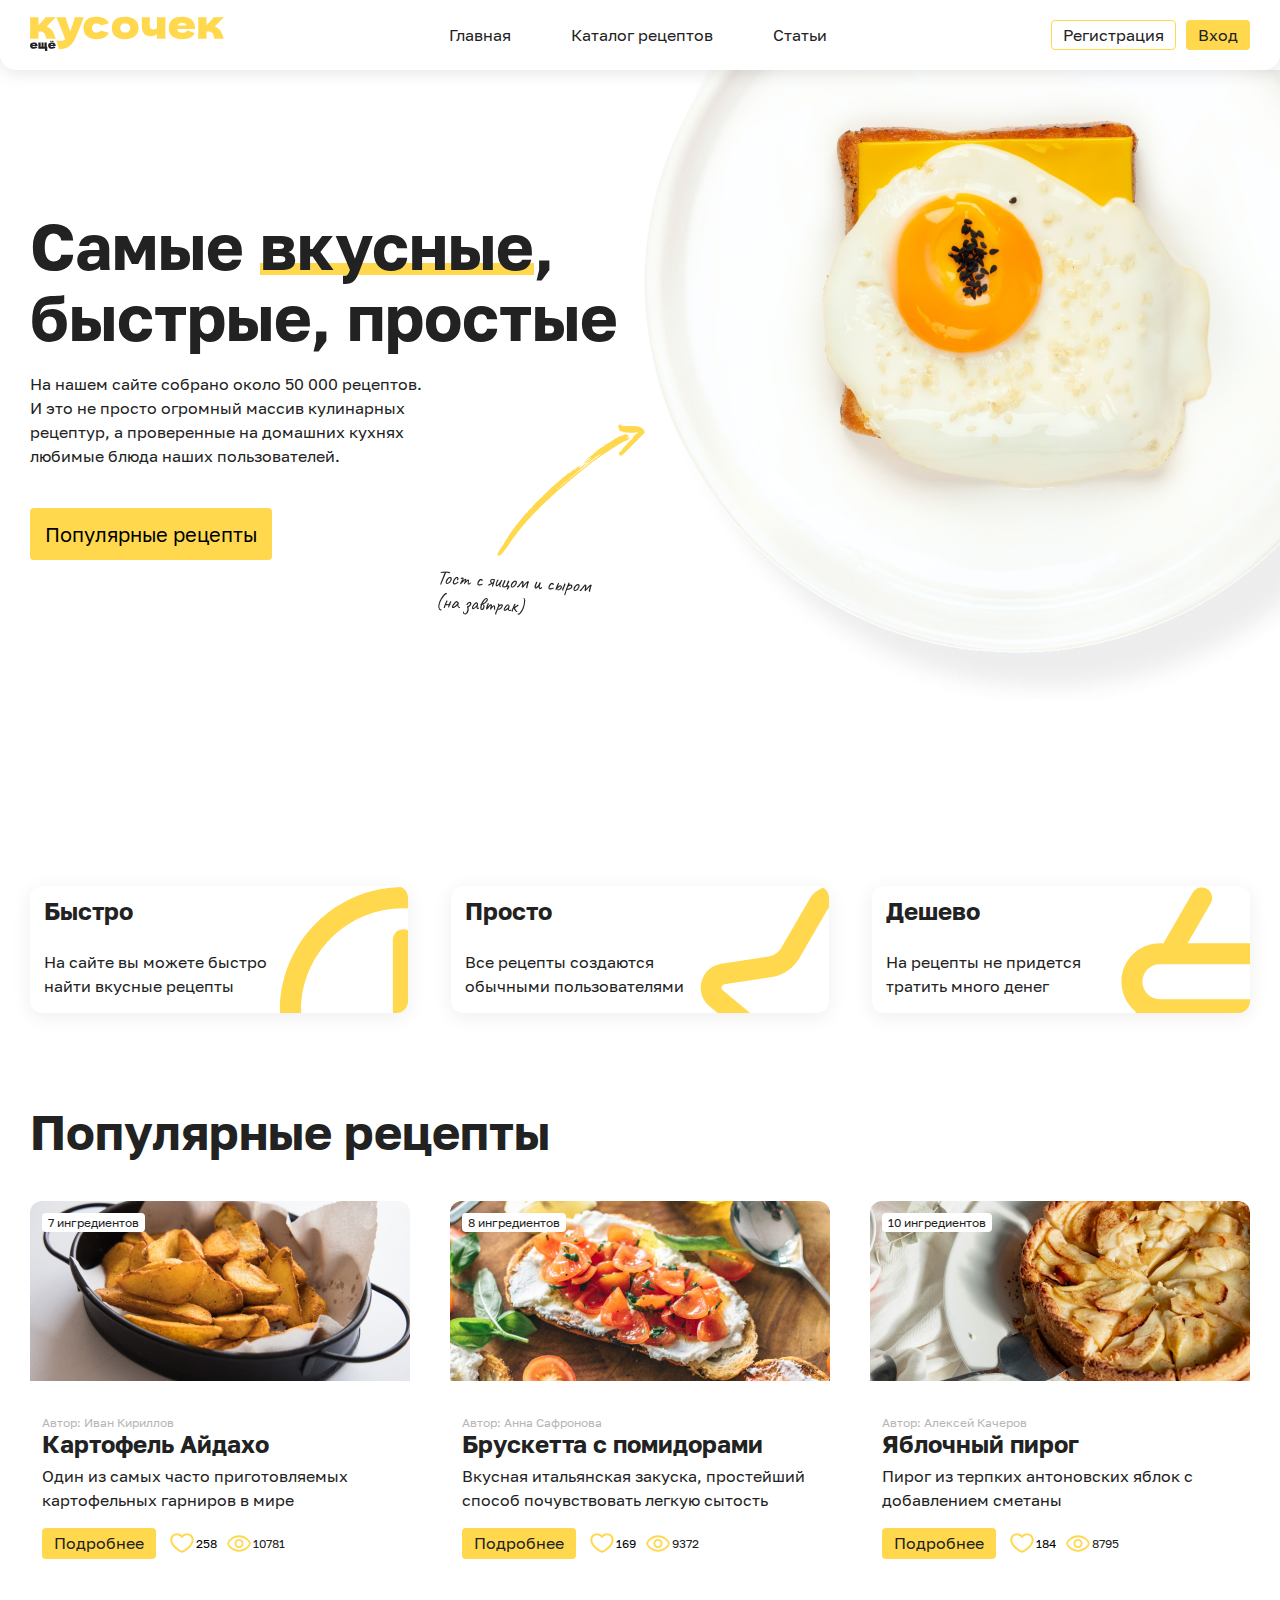
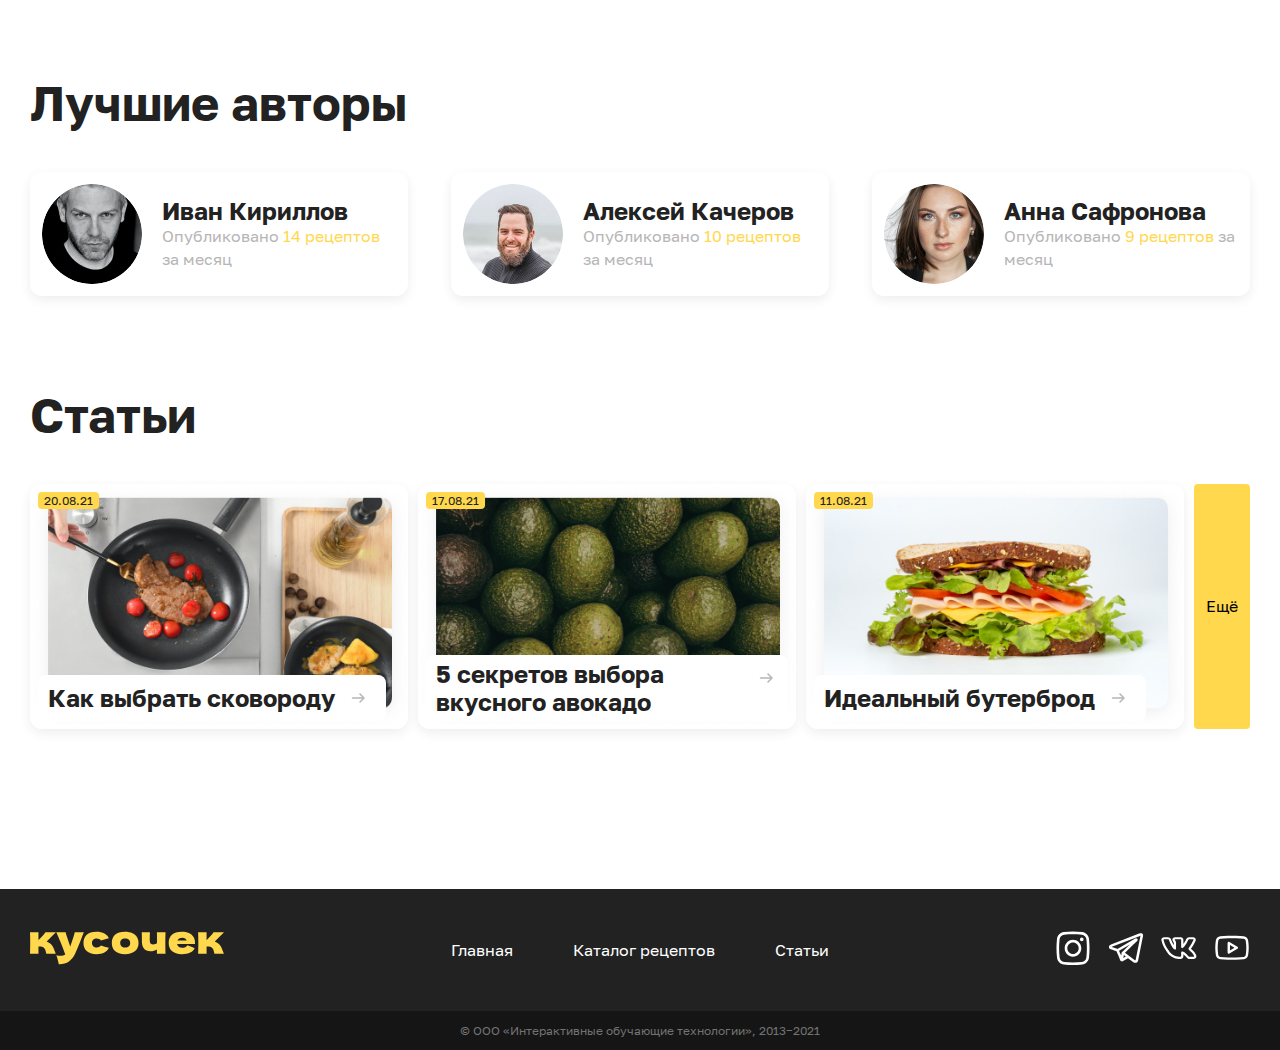
<file: index.html>
<!DOCTYPE html>
<html lang="ru">
<head>
    <meta charset="UTF-8">
    <meta http-equiv="X-UA-Compatible" content="IE=edge">
    <meta name="viewport" content="width=device-width, initial-scale=1.0">
    <title>Рецепты HTML Академия</title>
    <link rel="stylesheet" href="css/style.css">
</head>
<body>
    <header class="header">
        <div class="header__wrap container">
        <div class="header__logo">
            <a href="#" class="logo">
                <img src="images/footer/logo.svg" width="194" alt="logo">
              </a>
        </div>
        <div class="header__menu">
                <ul class="menu-list">
                  <li class="menu-item">
                    <a class="menu-link" href="#">Главная</a>
                  </li>
                  <li class="menu-item">
                    <a class="menu-link" href="catalog.html">Каталог рецептов</a>
                  </li>
                  <li class="menu-item">
                    <a class="menu-link" href="#">Статьи</a>
                  </li>
                </ul>
        </div>
        <div class="header__auth">
            <div class="auth">
                  <a href="#" class="btn btn--outline">Регистрация</a>
                  <a href="#" class="btn btn--primary">Вход</a>
            </div>
        </div>
    </div>
    </header>

    <main>
       <section class="main__hero">
        <div class="main__hero-wrap container">
        <div class="hero">
    <h1 class="hero__title"> Самые <span class="selected-text"> вкусные</span>, быстрые, простые</h1>
    <div class="hero__description">
        <p> На нашем сайте собрано около 50 000 рецептов. И это не просто огромный массив кулинарных рецептур, а проверенные на домашних кухнях любимые блюда наших пользователей.</p>
        <button class="hero__btn btn btn--primary btn--big">Популярные рецепты</button>
    </div>    
</div>
        </div>
</section> 
       <section class="my__features">
        <div class="container">
        <div class="features">
            <div class="features__item features__item--fast">
                <div class=" title-3 features__title">Быстро</div>
                <div class="features__description">
                    <p>На сайте вы можете быстро найти вкусные рецепты</p>
                </div>
            </div>
            <div class="features__item features__item--simple">  
                <div class=" title-3 features__title">Просто</div>
                <div class="features__description">
                    <p>Все рецепты создаются обычными пользователями</p>
                </div>
            </div>   
            <div class="features__item features__item--cheap">  
                <div class=" title-3 features__title">Дешево</div>
                <div class="features__description">
                    <p>На рецепты не придется тратить много денег</p>
                </div>
            </div>   
        </div>
    </div>
       </section>

       <section class="main__popular-recipies">
        <div class="container">
        <h2>Популярные рецепты</h2>
        <div class="popular-recipes">
            <div class="popular-recipes__item">
                <div class="popular-recipes__ingredients small-text">
                    7 ингредиентов
                </div>
                <div class="popular-recipes__image">
                    <img src="images/recipes/recept1.jpg" width="380" alt="Картофель Айдахо">
                </div>
                <div class="popular-recipes__info">
                <div class="popular-recipes__author small-text">
                         Автор: Иван Кириллов
                </div>
                <div class="popular-recipes__title">
                    <h3>Картофель Айдахо</h3>
                </div>
                <div class="popular-recipes__description">
                    <p>Один из самых часто приготовляемых картофельных гарниров в мире </p>
                </div>
                <div class="popular-recipes__actions">
                    <a href="#" class="btn btn--primary">Подробнее</a>
                <div class="popular-recipes__stats">
                    <button class="stats stats--likes small-text">258</button>
                    <span class="stats stats--views small-text">10781</span>
                </div>
            </div>
     </div>
 </div>
            <div class="popular-recipes__item">
                <div class="popular-recipes__ingredients small-text">
                    8 ингредиентов
                </div>
                <div class="popular-recipes__image">
                    <img src="images/recipes/recept2.jpg" alt="Брускетта с помидорами">
                </div>
                <div class="popular-recipes__info">
                <div class="popular-recipes__author small-text">
                    Автор: Анна Сафронова
                </div>
                <div class="popular-recipes__title">
                    <h3>Брускетта с помидорами</h3>
                </div>
                <div class="popular-recipes__description">
                    <p>Вкусная итальянская закуска, простейший способ почувствовать легкую сытость </p>
                </div>
                <div class="popular-recipes__actions">
                    <a href="#" class="btn btn--primary">Подробнее</a>
                <div class="popular-recipes__stats">
                    <button class="stats stats--likes small-text">169</button>
                    <span class="stats stats--views small-text">9372</span>
                </div>
            </div>
            </div>
        </div>
            <div class="popular-recipes__item">
                <div class="popular-recipes__ingredients small-text">
                    10 ингредиентов
                </div>
                <div class="popular-recipes__image">
                    <img src="images/recipes/recept 3.jpg" alt="Яблочный пирог">
                </div>
                <div class="popular-recipes__info">
                <div class="popular-recipes__author small-text">
                    Автор: Алексей Качеров
                </div>
                <div class="popular-recipes__title">
                    <h3>Яблочный пирог</h3>
                </div>
                <div class="popular-recipes__description">
                    <p>Пирог из терпких антоновских яблок 
                        с добавлением сметаны</p>
                </div>
                <div class="popular-recipes__actions">
                    <a href="#" class="btn btn--primary">Подробнее</a>
                <div class="popular-recipes__stats">
                    <button class="stats stats--likes small-text">184</button>
                    <span class="stats stats--views small-text">8795</span>
                </div>
            </div>
        </div>
    </div>
       </section>

       <section class="main__best-authors">
        <div class="container">
        <h2>Лучшие авторы</h2>
        <div class="best-authors">
            <div class="best-authors__item">
                <div class="best-authors__avatar">
                    <img src="images/autors/Kirillov.jpg" width="100" alt="Иван Кириллов">
                </div>
                <div class="best-authors__name">
                    <h3>Иван Кириллов</h3>
                </div>
                <div class="best-authors__info">
                    <p>Опубликовано <span class="text-primary"> 14 рецептов</span> за месяц</p>
                </div>
            </div>
            <div class="best-authors__item">
                <div class="best-authors__avatar">
                    <img src="images/autors/Kacherov.jpg" width="100" alt="Алексей Качеров">
                </div>
                <div class="best-authors__name">
                    <h3>Алексей Качеров</h3>
                </div>
                <div class="best-authors__info">
                    <p>Опубликовано <span class="text-primary"> 10 рецептов</span> за месяц</p>
                </div>
            </div>
            <div class="best-authors__item">
                <div class="best-authors__avatar">
                    <img src="images/autors/Safronova.jpg" width="100" alt="Анна Сафронова">
                </div>
                <div class="best-authors__name">
                    <h3>Анна Сафронова</h3>
                </div>
                <div class="best-authors__info">
                    <p>Опубликовано <span class="text-primary"> 9 рецептов</span> за месяц</p>
                </div>
            </div>
        </div>
        </div>
       </section>

       <section class="main__articles">
        <div class="container">
        <h2>Статьи</h2>
        <div class="articles">
            <div class="articles__item">
                <div class="articles__date small-text">
                    20.08.21
                </div>
                <div class="articles__image">
                    <img src="images/articles/pan.jpg" width="380" alt="Как выбрать сковороду">
                </div>
                <div class="articles__title">
                    <span class="title-3">Как выбрать сковороду</span>
                </div>
            </div>
            <div class="articles__item">
                <div class="articles__date small-text">
                    17.08.21
                </div>
                <div class="articles__image">
                    <img src="images/articles/avocado.jpg" width="380" alt="5 секретов выбора вкусного авокадо">
                </div>
                <div class="articles__title">
                    <span class="title-3">5 секретов выбора вкусного авокадо</span>
                </div>
            </div>
            <div class="articles__item">
                <div class="articles__date small-text">
                    11.08.21
                </div>
                <div class="articles__image">
                    <img src="images/articles/buter.jpg" width="380" alt="Идеальный бутерброд">
                </div>
                <div class="articles__title">
                    <span class="title-3">Идеальный бутерброд</span>
                </div>
        </div>
        <button class="btn btn--primary">Ещё</button>
        </div>
        </div>
       </section>
    </main>

    <footer>
        <div class="footer-top">
            <div class="footer-top__wrap container">
                <div class="footer__logo">
                    <a>
                    <img src="images/footer/logo.svg" width="194" alt="Логотип"></a>
                </div>
                <div class="footer__menu">
                    <ul class="menu-list">
                        <li class="menu-item"><a href="#" class="menu-link">Главная</a></li>
                        <li class="menu-item"><a href="#" class="menu-link">Каталог рецептов</a></li>
                        <li class="menu-item"><a href="#" class="menu-link">Статьи</a></li>
                    </ul>
                </div>
                <div class="footer__socials">
                    <a href="#" class="socials__link">
                        <img src="images/footer/insta.svg" width="36" alt="instagram">
                    </a>
                    <a href="#" class="socials__link">
                        <img src="images/footer/telegram.svg" width="36" alt="telegram">
                    </a>
                    <a href="#" class="socials__link">
                        <img src="images/footer/vk.svg" width="36" alt="vk">
                    </a>
                    <a href="#" class="socials__link">
                        <img src="images/footer/youtube.svg" width="36" alt="youtube">
                    </a>
                </div>
        </div>
        </div>
                <div class="footer__bottom">
                    <div class="container">
                    <p class="small-text">© ООО «Интерактивные обучающие технологии», 2013−2021</p>
                </div>
                </div>
    </footer>
</body>
</html>
</file>
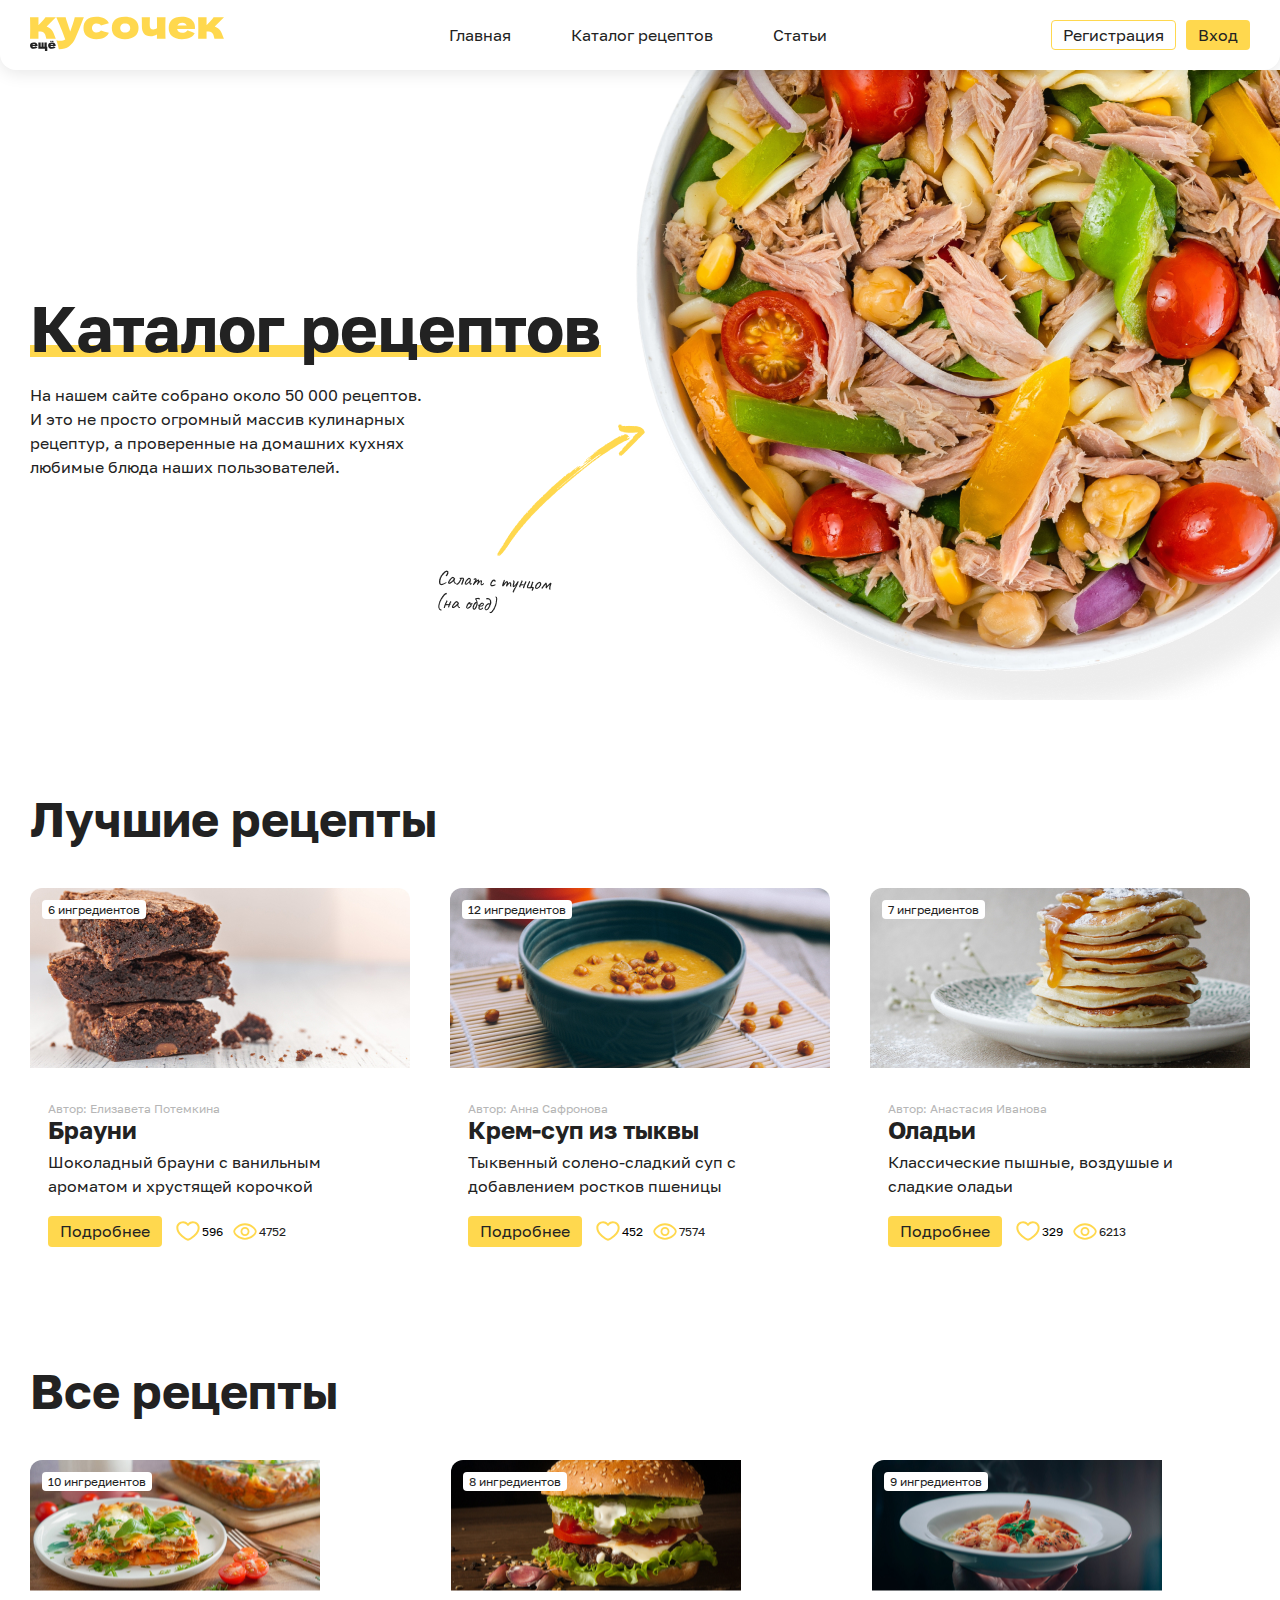
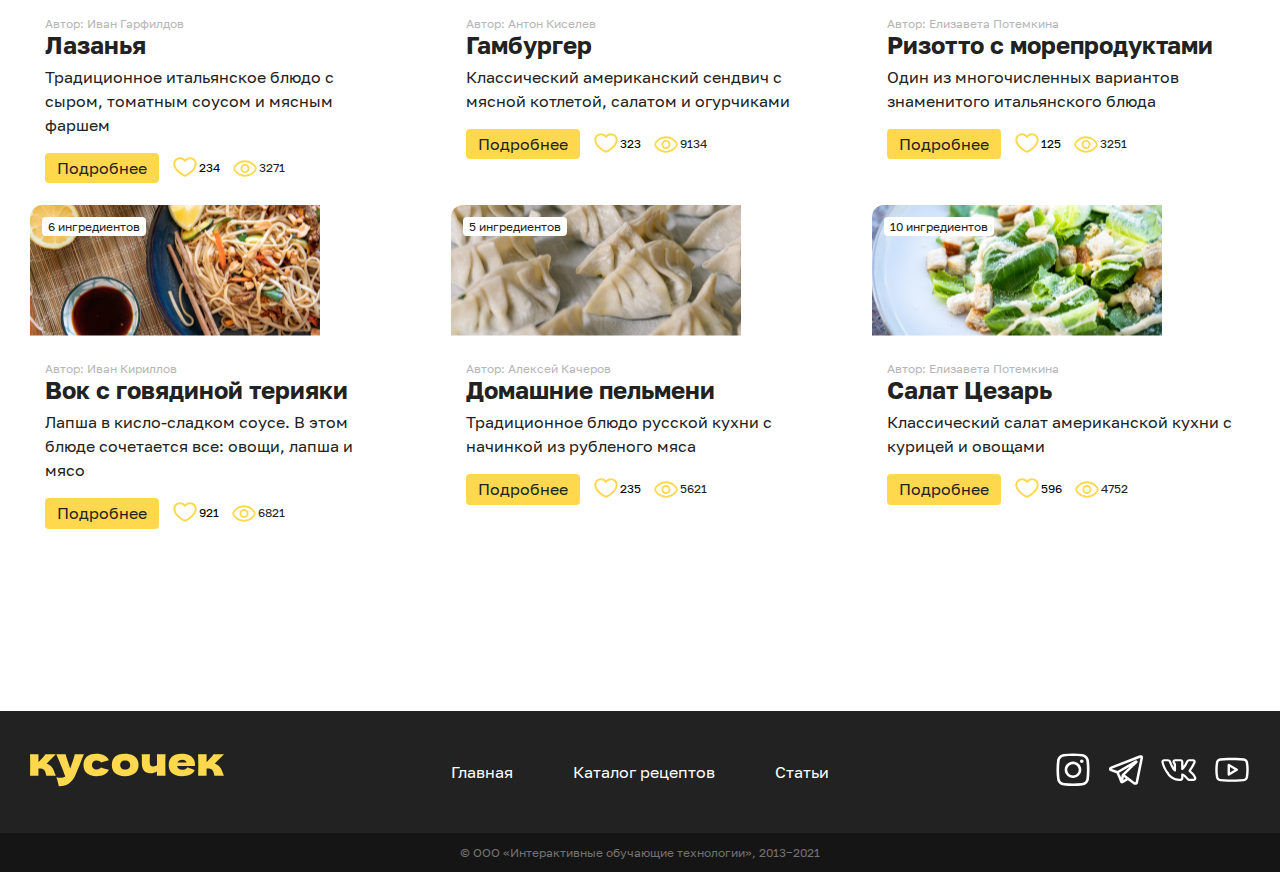
<file: catalog.html>
<!DOCTYPE html>
<html lang="ru">
<head>
    <meta charset="UTF-8">
    <meta http-equiv="X-UA-Compatible" content="IE=edge">
    <meta name="viewport" content="width=device-width, initial-scale=1.0">
    <title>Рецепты HTML Академия</title>
    <link rel="stylesheet" href="css/style.css">
</head>
<body>
    <header class="header">
        <div class="header__wrap container">
        <div class="header__logo">
            <a href="#" class="logo">
                <img src="images/footer/logo.svg" width="194" alt="logo">
              </a>
        </div>
        <div class="header__menu">
                <ul class="menu-list">
                  <li class="menu-item">
                    <a class="menu-link" href="#">Главная</a>
                  </li>
                  <li class="menu-item">
                    <a class="menu-link" href="catalog.html">Каталог рецептов</a>
                  </li>
                  <li class="menu-item">
                    <a class="menu-link" href="#">Статьи</a>
                  </li>
                </ul>
        </div>
        <div class="header__auth">
            <div class="auth">
                  <a href="#" class="btn btn--outline">Регистрация</a>
                  <a href="#" class="btn btn--primary">Вход</a>
            </div>
        </div>
    </div>
    </header>

    <main>
       <section class="main--catalog__hero">
        <div class="main--catalog__hero-wrap container">
        <div class="hero">
    <h1 class="hero__title"><span class="selected-text">Каталог рецептов</span></h1>
    <div class="hero__description">
        <p> На нашем сайте собрано около 50 000 рецептов. И это не просто огромный массив кулинарных рецептур, а проверенные на домашних кухнях любимые блюда наших пользователей.</p>
        
    </div>    
</div>
        </div>
</section> 
      
       <section class="main--catalog__best-recipies">
        <div class="container">
        <h2>Лучшие рецепты</h2>
        <div class="best-recipes">
            <div class="best-recipes__item">
                <div class="best-recipes__ingredients small-text">
                    6 ингредиентов
                </div>
                <div class="best-recipes__image">
                    <img src="images/brauni.jpg" width="380" alt="Брауни">
                </div>
                <div class="best-recipes__info">
                <div class="best-recipes__author small-text">
                    Автор: Елизавета Потемкина
                </div>
                <div class="best-recipes__title">
                    <h3>Брауни</h3>
                </div>
                <div class="best-recipes__description">
                    <p>Шоколадный брауни с ванильным ароматом и хрустящей корочкой </p>
                </div>
                <div class="best-recipes__actions">
                    <a href="#" class="btn btn--primary">Подробнее</a>
                <div class="best-recipes__stats">
                    <button class="stats stats--likes small-text">596</button>
                    <span class="stats stats--views small-text">4752</span>
                </div>
            </div>
     </div>
 </div>
            <div class="best-recipes__item">
                <div class="best-recipes__ingredients small-text">
                    12 ингредиентов
                </div>
                <div class="best-recipes__image">
                    <img src="images/crem-supe.jpg" alt="Крем-суп из тыквы">
                </div>
                <div class="best-recipes__info">
                <div class="best-recipes__author small-text">
                    Автор: Анна Сафронова
                </div>
                <div class="best-recipes__title">
                    <h3>Крем-суп из тыквы</h3>
                </div>
                <div class="best-recipes__description">
                    <p>Тыквенный солено-сладкий суп 
                        с добавлением ростков пшеницы </p>
                </div>
                <div class="best-recipes__actions">
                    <a href="#" class="btn btn--primary">Подробнее</a>
                <div class="best-recipes__stats">
                    <button class="stats stats--likes small-text">452</button>
                    <span class="stats stats--views small-text">7574</span>
                </div>
            </div>
            </div>
        </div>
            <div class="best-recipes__item">
                <div class="best-recipes__ingredients small-text">
                    7 ингредиентов
                </div>
                <div class="best-recipes__image">
                    <img src="images/oladii.jpg" alt="Оладьи">
                </div>
                <div class="best-recipes__info">
                <div class="best-recipes__author small-text">
                    Автор: Анастасия Иванова
                </div>
                <div class="best-recipes__title">
                    <h3>Оладьи</h3>
                </div>
                <div class="best-recipes__description">
                    <p>Классические пышные, воздушые 
                        и сладкие оладьи</p>
                </div>
                <div class="best-recipes__actions">
                    <a href="#" class="btn btn--primary">Подробнее</a>
                <div class="best-recipes__stats">
                    <button class="stats stats--likes small-text">329</button>
                    <span class="stats stats--views small-text">6213</span>
                </div>
            </div>
        </div>
    </div>
       </section>

       <section class="main--catalog__all-recipies">
        <div class="container">
        <h2>Все рецепты</h2>
        <div class="all-recipes">
            <div class="all-recipes__item">
                <div class="all-recipes__ingredients small-text">
                    10 ингредиентов
                </div>
                <div class="all-recipes__image">
                    <img src="images/lasaniya.jpg" width="290" alt="Лазанья">
                </div>
                <div class="all-recipes__info">
                <div class="all-recipes__author small-text">
                    Автор: Иван Гарфилдов
                </div>
                <div class="all-recipes__title">
                    <h3>Лазанья</h3>
                </div>
                <div class="all-recipes__description">
                    <p>Традиционное итальянское блюдо с сыром, томатным соусом и мясным фаршем </p>
                </div>
                <div class="all-recipes__actions">
                    <a href="#" class="btn btn--primary">Подробнее</a>
                <div class="all-recipes__stats">
                    <button class="stats stats--likes small-text">234</button>
                    <span class="stats stats--views small-text">3271</span>
                </div>
            </div>
     </div>
 </div>
 <div class="all-recipes__item">
    <div class="all-recipes__ingredients small-text">
        8 ингредиентов
    </div>
    <div class="all-recipes__image">
        <img src="images/gamburger.jpg" width="290" alt="Гамбургер">
    </div>
    <div class="all-recipes__info">
    <div class="all-recipes__author small-text">
        Автор: Антон Киселев
    </div>
    <div class="all-recipes__title">
        <h3>Гамбургер</h3>
    </div>
    <div class="all-recipes__description">
        <p>Классический американский сендвич с мясной котлетой, салатом и огурчиками</p>
    </div>
    <div class="all-recipes__actions">
        <a href="#" class="btn btn--primary">Подробнее</a>
    <div class="all-recipes__stats">
        <button class="stats stats--likes small-text">323</button>
        <span class="stats stats--views small-text">9134</span>
    </div>
</div>
</div>
</div>
            <div class="all-recipes__item">
                <div class="all-recipes__ingredients small-text">
                    9 ингредиентов
                </div>
                <div class="all-recipes__image">
                    <img src="images/rizotto.jpg" width="290" alt="Ризотто с морепродуктами">
                </div>
                <div class="all-recipes__info">
                <div class="all-recipes__author small-text">
                    Автор: Елизавета Потемкина
                </div>
                <div class="all-recipes__title">
                    <h3>Ризотто 
                        с морепродуктами</h3>
                </div>
                <div class="all-recipes__description">
                    <p>Один из многочисленных вариантов знаменитого итальянского блюда </p>
                </div>
                <div class="all-recipes__actions">
                    <a href="#" class="btn btn--primary">Подробнее</a>
                <div class="all-recipes__stats">
                    <button class="stats stats--likes small-text">125</button>
                    <span class="stats stats--views small-text">3251</span>
                </div>
            </div>
            </div>
        </div>
            <div class="all-recipes__item">
                <div class="all-recipes__ingredients small-text">
                    6 ингредиентов
                </div>
                <div class="all-recipes__image">
                    <img src="images/voc s govjadinoi.jpg" width="290" alt="Вок с говядиной терияки">
                </div>
                <div class="all-recipes__info">
                <div class="all-recipes__author small-text">
                    Автор: Иван Кириллов
                </div>
                <div class="all-recipes__title">
                    <h3>Вок с говядиной терияки</h3>
                </div>
                <div class="all-recipes__description">
                    <p>Лапша в кисло-сладком соусе. 
                        В этом блюде сочетается все: овощи, лапша и мясо</p>
                </div>
                <div class="all-recipes__actions">
                    <a href="#" class="btn btn--primary">Подробнее</a>
                <div class="all-recipes__stats">
                    <button class="stats stats--likes small-text">921</button>
                    <span class="stats stats--views small-text">6821</span>
                </div>
                </div>
                </div>
            </div>
                <div class="all-recipes__item">
                    <div class="all-recipes__ingredients small-text">
                        5 ингредиентов
                    </div>
                    <div class="all-recipes__image">
                        <img src="images/pelmeni.jpg" width="290" alt="Домашние пельмени">
                    </div>
                    <div class="all-recipes__info">
                    <div class="all-recipes__author small-text">
                        Автор: Алексей Качеров
                    </div>
                    <div class="all-recipes__title">
                        <h3>Домашние пельмени</h3>
                    </div>
                    <div class="all-recipes__description">
                        <p>Традиционное блюдо русской кухни с начинкой из рубленого мяса </p>
                    </div>
                    <div class="all-recipes__actions">
                        <a href="#" class="btn btn--primary">Подробнее</a>
                    <div class="all-recipes__stats">
                        <button class="stats stats--likes small-text">235</button>
                        <span class="stats stats--views small-text">5621</span>
                    </div>
                </div>
         </div>
     </div>
                <div class="all-recipes__item">
                    <div class="all-recipes__ingredients small-text">
                        10 ингредиентов
                    </div>
                    <div class="all-recipes__image">
                        <img src="images/cezar salat.jpg" width="290" alt="Салат Цезарь">
                    </div>
                    <div class="all-recipes__info">
                    <div class="all-recipes__author small-text">
                        Автор: Елизавета Потемкина
                    </div>
                    <div class="all-recipes__title">
                        <h3>Салат Цезарь</h3>
                    </div>
                    <div class="all-recipes__description">
                        <p>Классический салат американской кухни с курицей и овощами </p>
                    </div>
                    <div class="all-recipes__actions">
                        <a href="#" class="btn btn--primary">Подробнее</a>
                    <div class="all-recipes__stats">
                        <button class="stats stats--likes small-text">596</button>
                        <span class="stats stats--views small-text">4752</span>
                    </div>
                </div>
                </div>
            </div>
       </section>

     

      
    </main>

    <footer>
        <div class="footer-top">
            <div class="footer-top__wrap container">
                <div class="footer__logo">
                    <a>
                    <img src="images/footer/logo.svg" width="194" alt="Логотип"></a>
                </div>
                <div class="footer__menu">
                    <ul class="menu-list">
                        <li class="menu-item"><a href="#" class="menu-link">Главная</a></li>
                        <li class="menu-item"><a href="#" class="menu-link">Каталог рецептов</a></li>
                        <li class="menu-item"><a href="#" class="menu-link">Статьи</a></li>
                    </ul>
                </div>
                <div class="footer__socials">
                    <a href="#" class="socials__link">
                        <img src="images/footer/insta.svg" width="36" alt="instagram">
                    </a>
                    <a href="#" class="socials__link">
                        <img src="images/footer/telegram.svg" width="36" alt="telegram">
                    </a>
                    <a href="#" class="socials__link">
                        <img src="images/footer/vk.svg" width="36" alt="vk">
                    </a>
                    <a href="#" class="socials__link">
                        <img src="images/footer/youtube.svg" width="36" alt="youtube">
                    </a>
                </div>
        </div>
        </div>
                <div class="footer__bottom">
                    <div class="container">
                    <p class="small-text">© ООО «Интерактивные обучающие технологии», 2013−2021</p>
                </div>
                </div>
    </footer>
</body>
</html>
</file>
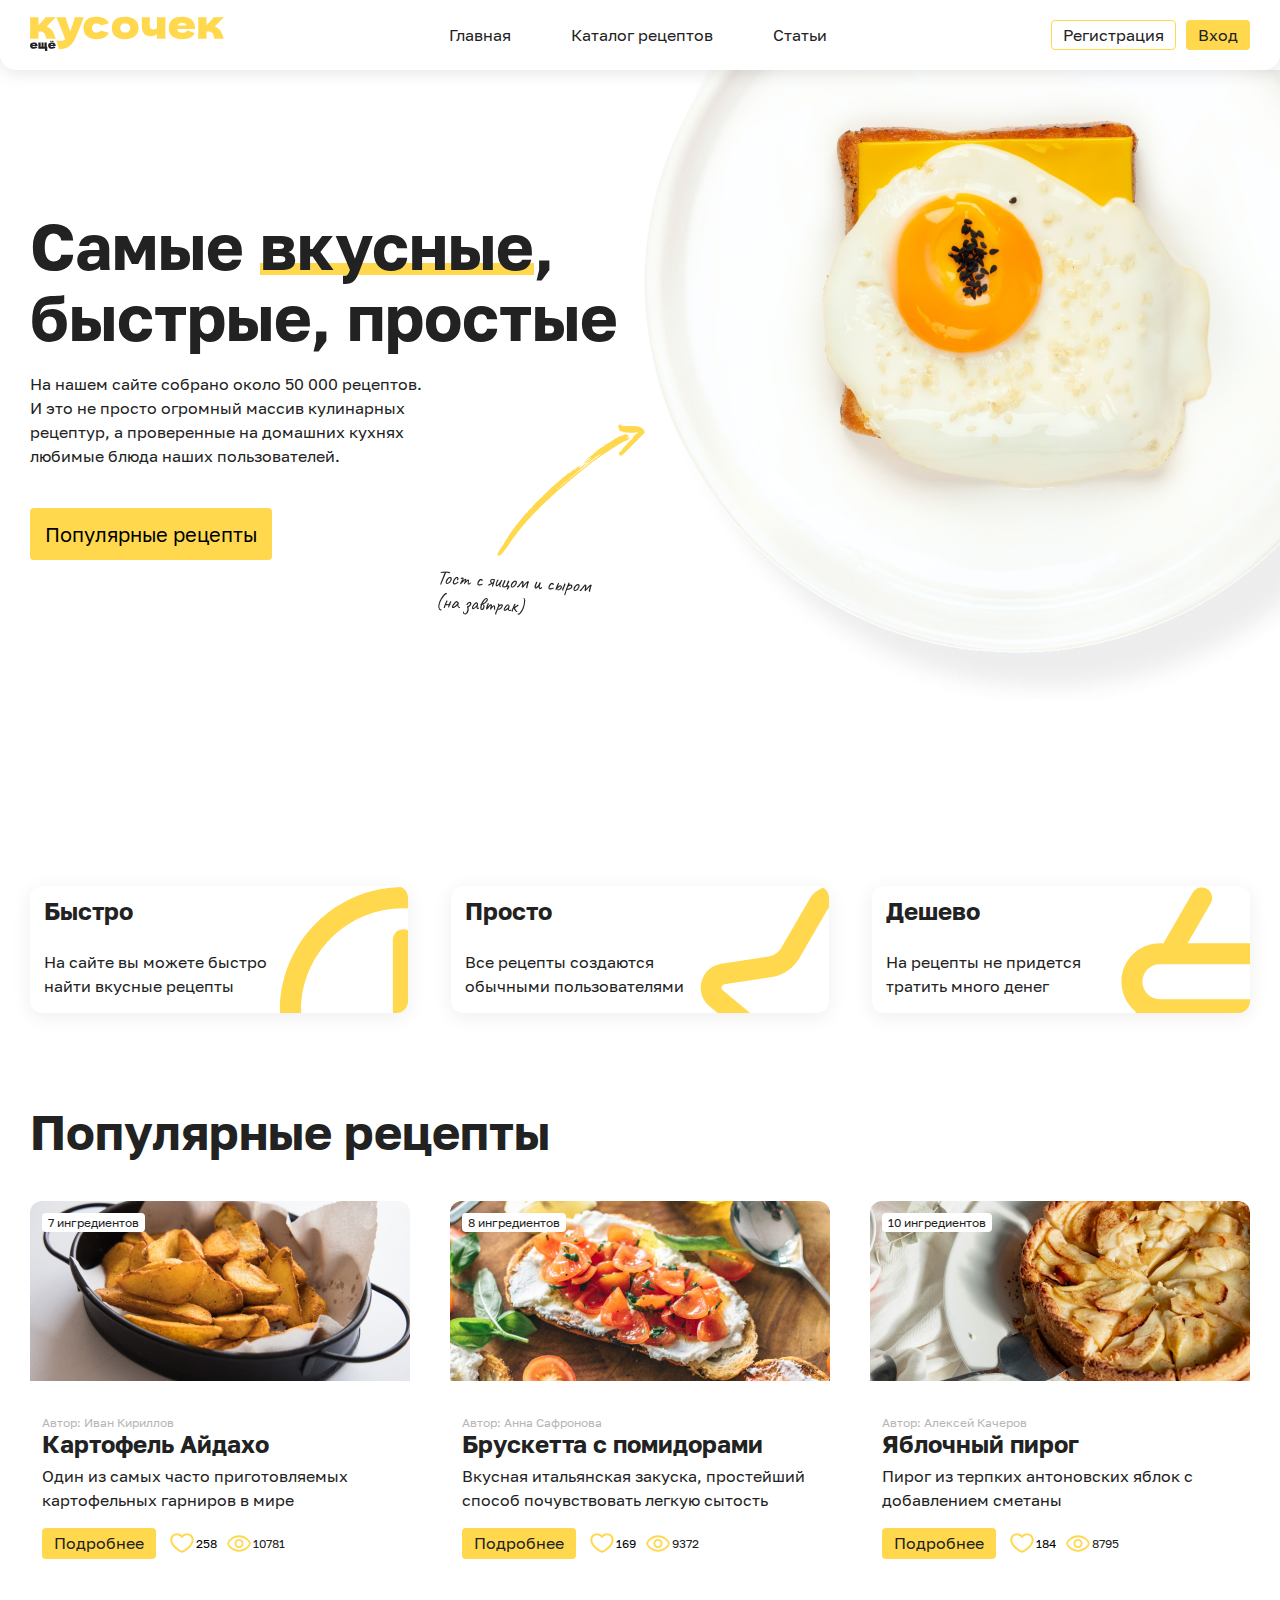
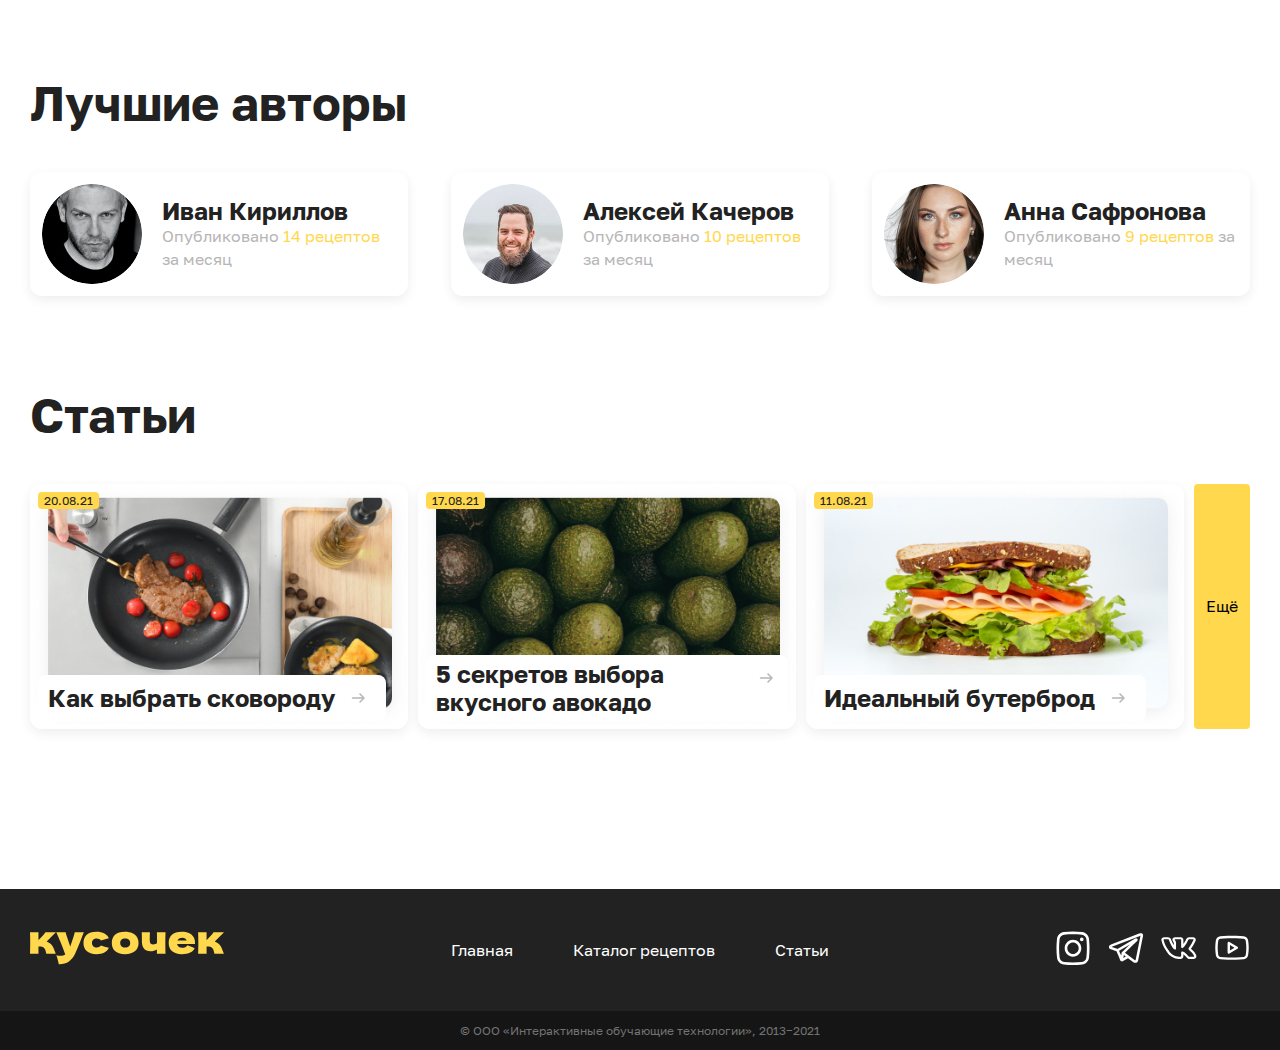
<file: main.html>
<!DOCTYPE html>
<html lang="ru">
<head>
    <meta charset="UTF-8">
    <meta http-equiv="X-UA-Compatible" content="IE=edge">
    <meta name="viewport" content="width=device-width, initial-scale=1.0">
    <title>Рецепты HTML Академия</title>
    <link rel="stylesheet" href="css/style.css">
</head>
<body>
    <header class="header">
        <div class="header__wrap container">
        <div class="header__logo">
            <a href="#" class="logo">
                <img src="images/footer/logo.svg" width="194" alt="logo">
              </a>
        </div>
        <div class="header__menu">
                <ul class="menu-list">
                  <li class="menu-item">
                    <a class="menu-link" href="#">Главная</a>
                  </li>
                  <li class="menu-item">
                    <a class="menu-link" href="#">Каталог рецептов</a>
                  </li>
                  <li class="menu-item">
                    <a class="menu-link" href="#">Статьи</a>
                  </li>
                </ul>
        </div>
        <div class="header__auth">
            <div class="auth">
                  <a href="#" class="btn btn--outline">Регистрация</a>
                  <a href="#" class="btn btn--primary">Вход</a>
            </div>
        </div>
    </div>
    </header>

    <main>
       <section class="main__hero">
        <div class="main__hero-wrap container">
        <div class="hero">
    <h1 class="hero__title"> Самые <span class="selected-text"> вкусные</span>, быстрые, простые</h1>
    <div class="hero__description">
        <p> На нашем сайте собрано около 50 000 рецептов. И это не просто огромный массив кулинарных рецептур, а проверенные на домашних кухнях любимые блюда наших пользователей.</p>
        <button class="hero__btn btn btn--primary btn--big">Популярные рецепты</button>
    </div>    
</div>
        </div>
</section> 
       <section class="my__features">
        <div class="container">
        <div class="features">
            <div class="features__item features__item--fast">
                <div class=" title-3 features__title">Быстро</div>
                <div class="features__description">
                    <p>На сайте вы можете быстро найти вкусные рецепты</p>
                </div>
            </div>
            <div class="features__item features__item--simple">  
                <div class=" title-3 features__title">Просто</div>
                <div class="features__description">
                    <p>Все рецепты создаются обычными пользователями</p>
                </div>
            </div>   
            <div class="features__item features__item--cheap">  
                <div class=" title-3 features__title">Дешево</div>
                <div class="features__description">
                    <p>На рецепты не придется тратить много денег</p>
                </div>
            </div>   
        </div>
    </div>
       </section>

       <section class="main__popular-recipies">
        <div class="container">
        <h2>Популярные рецепты</h2>
        <div class="popular-recipes">
            <div class="popular-recipes__item">
                <div class="popular-recipes__ingredients small-text">
                    7 ингредиентов
                </div>
                <div class="popular-recipes__image">
                    <img src="/images/recipes/recept1.jpg" width="380" alt="Картофель Айдахо">
                </div>
                <div class="popular-recipes__info">
                <div class="popular-recipes__author small-text">
                         Автор: Иван Кириллов
                </div>
                <div class="popular-recipes__title">
                    <h3>Картофель Айдахо</h3>
                </div>
                <div class="popular-recipes__description">
                    <p>Один из самых часто приготовляемых картофельных гарниров в мире </p>
                </div>
                <div class="popular-recipes__actions">
                    <a href="#" class="btn btn--primary">Подробнее</a>
                <div class="popular-recipes__stats">
                    <button class="stats stats--likes small-text">258</button>
                    <span class="stats stats--views small-text">10781</span>
                </div>
            </div>
     </div>
 </div>
            <div class="popular-recipes__item">
                <div class="popular-recipes__ingredients small-text">
                    8 ингредиентов
                </div>
                <div class="popular-recipes__image">
                    <img src="/images/recipes/recept2.jpg" alt="Брускетта с помидорами">
                </div>
                <div class="popular-recipes__info">
                <div class="popular-recipes__author small-text">
                    Автор: Анна Сафронова
                </div>
                <div class="popular-recipes__title">
                    <h3>Брускетта с помидорами</h3>
                </div>
                <div class="popular-recipes__description">
                    <p>Вкусная итальянская закуска, простейший способ почувствовать легкую сытость </p>
                </div>
                <div class="popular-recipes__actions">
                    <a href="#" class="btn btn--primary">Подробнее</a>
                <div class="popular-recipes__stats">
                    <button class="stats stats--likes small-text">169</button>
                    <span class="stats stats--views small-text">9372</span>
                </div>
            </div>
            </div>
        </div>
            <div class="popular-recipes__item">
                <div class="popular-recipes__ingredients small-text">
                    10 ингредиентов
                </div>
                <div class="popular-recipes__image">
                    <img src="/images/recipes/recept 3.jpg" alt="Яблочный пирог">
                </div>
                <div class="popular-recipes__info">
                <div class="popular-recipes__author small-text">
                    Автор: Алексей Качеров
                </div>
                <div class="popular-recipes__title">
                    <h3>Яблочный пирог</h3>
                </div>
                <div class="popular-recipes__description">
                    <p>Пирог из терпких антоновских яблок 
                        с добавлением сметаны</p>
                </div>
                <div class="popular-recipes__actions">
                    <a href="#" class="btn btn--primary">Подробнее</a>
                <div class="popular-recipes__stats">
                    <button class="stats stats--likes small-text">184</button>
                    <span class="stats stats--views small-text">8795</span>
                </div>
            </div>
        </div>
    </div>
       </section>

       <section class="main__best-authors">
        <div class="container">
        <h2>Лучшие авторы</h2>
        <div class="best-authors">
            <div class="best-authors__item">
                <div class="best-authors__avatar">
                    <img src="images/autors/Kirillov.jpg" width="100" alt="Иван Кириллов">
                </div>
                <div class="best-authors__name">
                    <h3>Иван Кириллов</h3>
                </div>
                <div class="best-authors__info">
                    <p>Опубликовано <span class="text-primary"> 14 рецептов</span> за месяц</p>
                </div>
            </div>
            <div class="best-authors__item">
                <div class="best-authors__avatar">
                    <img src="images/autors/Kacherov.jpg" width="100" alt="Алексей Качеров">
                </div>
                <div class="best-authors__name">
                    <h3>Алексей Качеров</h3>
                </div>
                <div class="best-authors__info">
                    <p>Опубликовано <span class="text-primary"> 10 рецептов</span> за месяц</p>
                </div>
            </div>
            <div class="best-authors__item">
                <div class="best-authors__avatar">
                    <img src="images/autors/Safronova.jpg" width="100" alt="Анна Сафронова">
                </div>
                <div class="best-authors__name">
                    <h3>Анна Сафронова</h3>
                </div>
                <div class="best-authors__info">
                    <p>Опубликовано <span class="text-primary"> 9 рецептов</span> за месяц</p>
                </div>
            </div>
        </div>
        </div>
       </section>

       <section class="main__articles">
        <div class="container">
        <h2>Статьи</h2>
        <div class="articles">
            <div class="articles__item">
                <div class="articles__date small-text">
                    20.08.21
                </div>
                <div class="articles__image">
                    <img src="images/articles/pan.jpg" width="380" alt="Как выбрать сковороду">
                </div>
                <div class="articles__title">
                    <span class="title-3">Как выбрать сковороду</span>
                </div>
            </div>
            <div class="articles__item">
                <div class="articles__date small-text">
                    17.08.21
                </div>
                <div class="articles__image">
                    <img src="images/articles/avocado.jpg" width="380" alt="5 секретов выбора вкусного авокадо">
                </div>
                <div class="articles__title">
                    <span class="title-3">5 секретов выбора вкусного авокадо</span>
                </div>
            </div>
            <div class="articles__item">
                <div class="articles__date small-text">
                    11.08.21
                </div>
                <div class="articles__image">
                    <img src="images/articles/buter.jpg" width="380" alt="Идеальный бутерброд">
                </div>
                <div class="articles__title">
                    <span class="title-3">Идеальный бутерброд</span>
                </div>
        </div>
        <button class="btn btn--primary">Ещё</button>
        </div>
        </div>
       </section>
    </main>

    <footer>
        <div class="footer-top">
            <div class="footer-top__wrap container">
                <div class="footer__logo">
                    <a>
                    <img src="images/footer/logo.svg" width="194" alt="Логотип"></a>
                </div>
                <div class="footer__menu">
                    <ul class="menu-list">
                        <li class="menu-item"><a href="#" class="menu-link">Главная</a></li>
                        <li class="menu-item"><a href="#" class="menu-link">Каталог рецептов</a></li>
                        <li class="menu-item"><a href="#" class="menu-link">Статьи</a></li>
                    </ul>
                </div>
                <div class="footer__socials">
                    <a href="#" class="socials__link">
                        <img src="images/footer/insta.svg" width="36" alt="instagram">
                    </a>
                    <a href="#" class="socials__link">
                        <img src="images/footer/telegram.svg" width="36" alt="telegram">
                    </a>
                    <a href="#" class="socials__link">
                        <img src="images/footer/vk.svg" width="36" alt="vk">
                    </a>
                    <a href="#" class="socials__link">
                        <img src="images/footer/youtube.svg" width="36" alt="youtube">
                    </a>
                </div>
        </div>
        </div>
                <div class="footer__bottom">
                    <div class="container">
                    <p class="small-text">© ООО «Интерактивные обучающие технологии», 2013−2021</p>
                </div>
                </div>
    </footer>
</body>
</html>
</file>
<file: css/style.css>
@import url('fonts.css');
@import url('vendor/normalize_v8.0.1.min.css');

html, body {
    font-family: 'GolosText', sans-serif;
    font-weight: 400;
    font-size: 16px;
}
:root {
    --main-color:#222222;
    --secondary-color: #FFD84E;
    --secondary-color-hover:#FFE483;
    --reserve-color: #FF5151;
    --substitute-color: #B6B6B6;
}
h1, .title-1,
h2, .title-2,
h3, .title-3 {
font-weight: 600;
}
h1, .title-1 {
    font-size: 64px;
    line-height: 71px;
}
h2, .title-2 {
    font-size: 48px;
    line-height: 58px;
}
h3, .title-3 {
    font-size: 24px;
    line-height: 28px;
}
p, .p-text {
 font-size: 16px;   
 line-height: 24px;
}
small, .small-text {
    font-size: 12px;
    line-height: 13px;
}
.container {
    max-width: 1220px;
    margin-left: auto;
    margin-right: auto;
    min-height: inherit;
}
.d none {
    display: none;
}
h1,h2,h3,p {
    margin: 0;
}
button, a {
    cursor: pointer;
}
button {
    outline: none;
    transition: all .25s ease-in-out;
}
a,
a:link,
a:visited,
a:hover,
a:active,
a:focus {
    text-decoration: none;
    color: inherit;
    display: inline-block;
    transition: all .25s ease-in-out;
}
html,
body {
    font-family: 'GolosText', sans-serif;
    font-weight: 400;
    font-size: 16px;
    color: var(--main-color);
}
.btn {
    padding: 5px 11px;
    border-radius: 4px;
    border: 1px solid transparent;
    background-color: transparent;
}
.btn--primary {
background-color: var(--secondary-color);
}
.btn--primary:hover {
    background-color: var(--secondary-color-hover);
}
.btn--outline:hover {
    background-color: var(--secondary-color);
}
.btn--outline {
    border-color: var(--secondary-color);
 

}
.btn--big {
    padding: 13px 14px;
    font-size: 20px;
    line-height: 24px;
}
.selected-text {
    position: relative;
    display: inline-block;
}
.selected-text:before {
    content:'';
    display: inline-block;
    width: 100%;
    position: absolute;
    height: 12px;
    background-color: var(--secondary-color);
    bottom: 6px;
    left: 0;
    z-index: -1;

}

.stats {
    display: inline-block;
    background: none;
    border: none;
    outline: none;
    line-height: 24px;
    padding-left: 26px;

    position: relative;
}
.stats:before {
    content: '';
    position: absolute;
    left: 0;
    top: 0;
    width: 24px;
    height: 24px;

    background-repeat: no-repeat;
    background-size: 24px;
    background-position: center;
}
.stats--likes:before {
    background-image: url('../images/icons/raiting\ likes.svg');
}
.stats--views:before {
    background-image: url('../images/icons/rating\ views.svg');
}
.text-primary {
    color: var(--secondary-color);
}
header {
 background-color: #ffffff;  
 box-shadow: 0px 3px 17px rgba(0, 0, 0, 0.1); 
 border-radius: 0px 0px 16px 16px;
 padding: 0 1rem;
 position: relative;
 z-index: 2;
}

.header__wrap {
    padding: 16px 0;
    display: flex;
    justify-content: space-between;
    align-items: center;
}
.header__menu .menu-link:hover,
.header__menu .menu-link--active {
    color: var(--secondary-color);
}
.logo {
    line-height: 0;
}

.menu-list {
    padding: 0;
    margin: 0;
    list-style: none;
    display: flex;
    column-gap: 60px;
    align-items: center;
}

.auth {
    display: flex;
    align-items: center;
    column-gap: 10px;
}
.main__hero {
    background-image: url('../images/eggs.png');
    background-position: 100% -60px;
    background-size: 845px;
    background-repeat: no-repeat;
    min-height: 630px;
    padding-left: 1rem;
    padding-right: 1rem;
}
.main__hero-wrap {
    display: flex;
    align-items: center;
}

.hero {
    width: 50%;
}
.hero__description {
    margin-top: 20px;
    width: 65%;
}
.hero__btn {
    margin-top: 40px;
}
.features {
    margin-top: 186px;
display: flex;
justify-content: space-between;
align-items: stretch;
}

.features__item {
box-sizing: border-box;
flex-basis: 31%;
background: #ffffff;
border-radius: 12px;
box-shadow: 0px 4px 20px rgba(0, 0, 0, 0.07);
min-height: 127px;
padding: 11px 14px 15px;
background-position: calc(100% + 60px) top;
background-repeat: no-repeat;
background-size: 50%;
}

.features__description {
    width: 70%;
    margin-top: 25px;
}

.features__item--fast {
    background-image: url('../images/icons/clock.svg');
  
    
}
.features__item--simple {
    background-image: url('../images/icons/status.svg');
}
.features__item--cheap {
    background-image: url('../images/icons/price.svg');
}

.popular-recipes {
display: flex;
justify-content: space-between;
align-items: stretch;

}
h2 {
    margin-top: 90px;
}
h2 + .popular-recipes {
    margin-top: 40px;
}
.popular-recipes__item {
    box-sizing: border-box;
    flex-basis: 31%;
    background-color: #ffffff;
    position: relative;
    border-radius: 12px;
    box-shadow: 0 px 4px 20px rgba(0, 0, 0, 0.07);
}

.popular-recipes__ingredients {
    position: absolute;
    top: 12px;
    left: 12px;
    z-index: 2;
    background-color: #fff;
    padding: 3px 6px;
    border-radius: 4px;
}
.popular-recipes__image {
    height: 200px;
    overflow: hidden;
    border-radius: 12px 12px 0 0;
}
.popular-recipes__image img {
    transform: translateY(-10%);
}
.popular-recipes__info {
    padding: 15px 12px 25px;
}
.popular-recipes__author {
    color: var(--substitute-color);
    margin-bottom: 1px;
}
.popular-recipes__description {
    margin: 6px 0 16px;
}
.popular-recipes__actions {
    display: flex;
    align-items: center;
}
.popular-recipes__stats {
    margin-left: 14px;
    display: flex;
    align-items: center;
    column-gap: 4px;
}
.best-authors {
    display: flex;
    justify-content: space-between;
    align-items: stretch;
}
h2 + .best-authors {
    margin-top: 40px;
}
.best-authors__item {
box-sizing: border-box;
flex-basis: 31%;
background: #ffffff;
position: relative;
padding: 12px;
border-radius: 12px;
box-shadow: 0px 4px 12px rgba(0, 0, 0, 0.07);

display: grid;
column-gap: 20px;
grid-template-areas: "avatar name"
"avatar info";

}
.best-authors__avatar {
    grid-area: avatar;
    height: 100px;

}
.best-authors__avatar img {
    border-radius: 50%;
}
.best-authors__name {
    grid-area: name;
    display: flex;
    align-items: flex-end;
}

.best-authors__info {
    grid-area: info;
    display: flex;
    align-items: flex-start;
    color: var(--substitute-color);
}

.best-authors__info p {
    line-height: 23px;
}
.articles {
display: flex;
justify-content: space-between;
align-items: stretch;
}
h2+.articles {
    margin-top: 40px;
}

.articles__item {
    box-sizing: border-box;
    flex-basis: 31%;
    background: #ffffff;
    position: relative;
    height: 245px;
    overflow: hidden;
    display: flex;
    flex-direction: column;
    align-items: flex-start;
    justify-content: space-between;

    border-radius: 12px;
    box-shadow: 0px 4px 12px rgba(0, 0, 0, 0.07);
    }

    .articles__date {
        background-color: var(--secondary-color);
        margin: 8px;
        padding: 2px 6px;
        border-radius: 4px;
        position: relative;
        z-index: 2;
    }
    .articles__image {
        height: 100%;
        position: absolute;
        z-index: 1;
    }

    .articles__image img {
        height: 100%; 
    }
    .articles__title {
    position: relative;
    z-index: 2;
    margin: 8px;
    cursor: pointer;
    }
    .articles__title span {
        padding: 5px 10px;
        background-color: #ffffff;
        border-radius: 8px;
        display: inline-flex;
        align-items: center;
        justify-content: space-between;
    }
    .articles__title span:after {
    content: '';
    width: 36px;
    height: 36px;
    margin-left: 5px;
    align-self: baseline;
    background-image: url('../images/icons/arrow\ small.svg');
    background-repeat: no-repeat;
    background-position: center;
    transition: all .25 ease-in-out;
}

.articles__title span:hover:after {
    transform: translateX(5px);
}
.articles__btn {
    text-align: center;
    margin: 40px auto 0 auto;
}

.footer__menu.menu-link {
color: #ffffff;
}

.footer__menu .menu-link:hover {
    color: var(--secondary-color);
}
.footer__menu .menu-link {
    color: #ffffff;
}
.footer-top,
.footer-bottom {
    margin-top: 160px;
    padding-left: 1rem;
    padding-right: 1rem;
}
.footer-top {
    background-color: var(--main-color);
    padding-top: 42px;
    padding-bottom: 42px;
}
.footer-top__wrap {
    display: flex;
    justify-content: space-between;
    align-items:center;
}

.footer__socials {
    display: flex;
    align-items: center;
    column-gap: 17px;
    color: #ffffff;
}

.footer__socials .socials__link img {
    filter: brightness(0) invert(1);
}
.footer__socials .socials__link:hover img {
    filter: none;
}
.footer__bottom {
    background-color: #151515;
    padding-top: 13px;
    padding-bottom: 13px;
    text-align: center;
    color: #727272;
}
/*catalog*/

.main--catalog__hero {
    background-image: url('../images/salat.png');
    background-position: 100% -60px;
    background-size: 845px;
    background-repeat: no-repeat;
    min-height: 630px;
    padding-left: 1rem;
    padding-right: 1rem;
}
.main--catalog__hero-wrap {
    display: flex;
    align-items: center;
}

.best-recipes {
    display: flex;
    justify-content: space-between;
    align-items: stretch;
    
    }
    h2 {
        margin-top: 90px;
    }
    h2 + .best-recipes {
        margin-top: 40px;
    }
    .best-recipes__item {
        box-sizing: border-box;
        flex-basis: 31%;
        background-color: #ffffff;
        position: relative;
        border-radius: 12px;
        box-shadow: 0 px 4px 20px rgba(0, 0, 0, 0.07);
    }
    
    .best-recipes__ingredients {
        position: absolute;
        top: 12px;
        left: 12px;
        z-index: 2;
        background-color: #fff;
        padding: 3px 6px;
        border-radius: 4px;
    }
    .best-recipes__image {
        height: 200px;
        overflow: hidden;
        border-radius: 12px 12px 0 0;
    }
    .best-recipes__image img {
        transform: translateY(-10%);
    }
    .best-recipes__info {
        padding: 14px 18px 25px;
    }
    .best-recipes__author {
        color: var(--substitute-color);
        margin-bottom: 1px;
    }
    .best-recipes__description {
        margin: 6px 0 18px;
    }
    .best-recipes__actions {
        display: flex;
        align-items: center;
    }
    .best-recipes__stats {
        margin-left: 14px;
        display: flex;
        align-items: center;
        column-gap: 4px;
    }

    .all-recipes {
        display: flex;
        flex-wrap: wrap;
        justify-content: space-between;
        align-items: stretch;
        
        }
        h2 {
            margin-top: 90px;
        }
        h2 + .all-recipes {
            margin-top: 40px;
        }
        .all-recipes__item {
            box-sizing: border-box;
            flex-basis: 31%;
            background-color: #ffffff;
            position: relative;
            border-radius: 12px;
            box-shadow: 0 px 4px 20px rgba(0, 0, 0, 0.07);
        }
        
        .all-recipes__ingredients {
            position: absolute;
            top: 12px;
            left: 12px;
            z-index: 2;
            background-color: #fff;
            padding: 3px 6px;
            border-radius: 4px;
        }
        .all-recipes__image {
            height: 145px;
            overflow: hidden;
            border-radius: 12px 12px 0 0;
        }
        .all-recipes__image img {
            transform: translateY(-10%);
        }
        .all-recipes__info {
            padding: 12px 15px 22px;
        }
        .all-recipes__author {
            color: var(--substitute-color);
            margin-bottom: 1px;
        }
        .all-recipes__description {
            margin: 6px 0 16px;
        }
        .all-recipes__actions {
            display: flex;
            align-items: center;
        }
        .all-recipes__stats {
            margin-left: 14px;
            display: flex;
            align-items: center;
            column-gap: 7px;
        }
</file>
